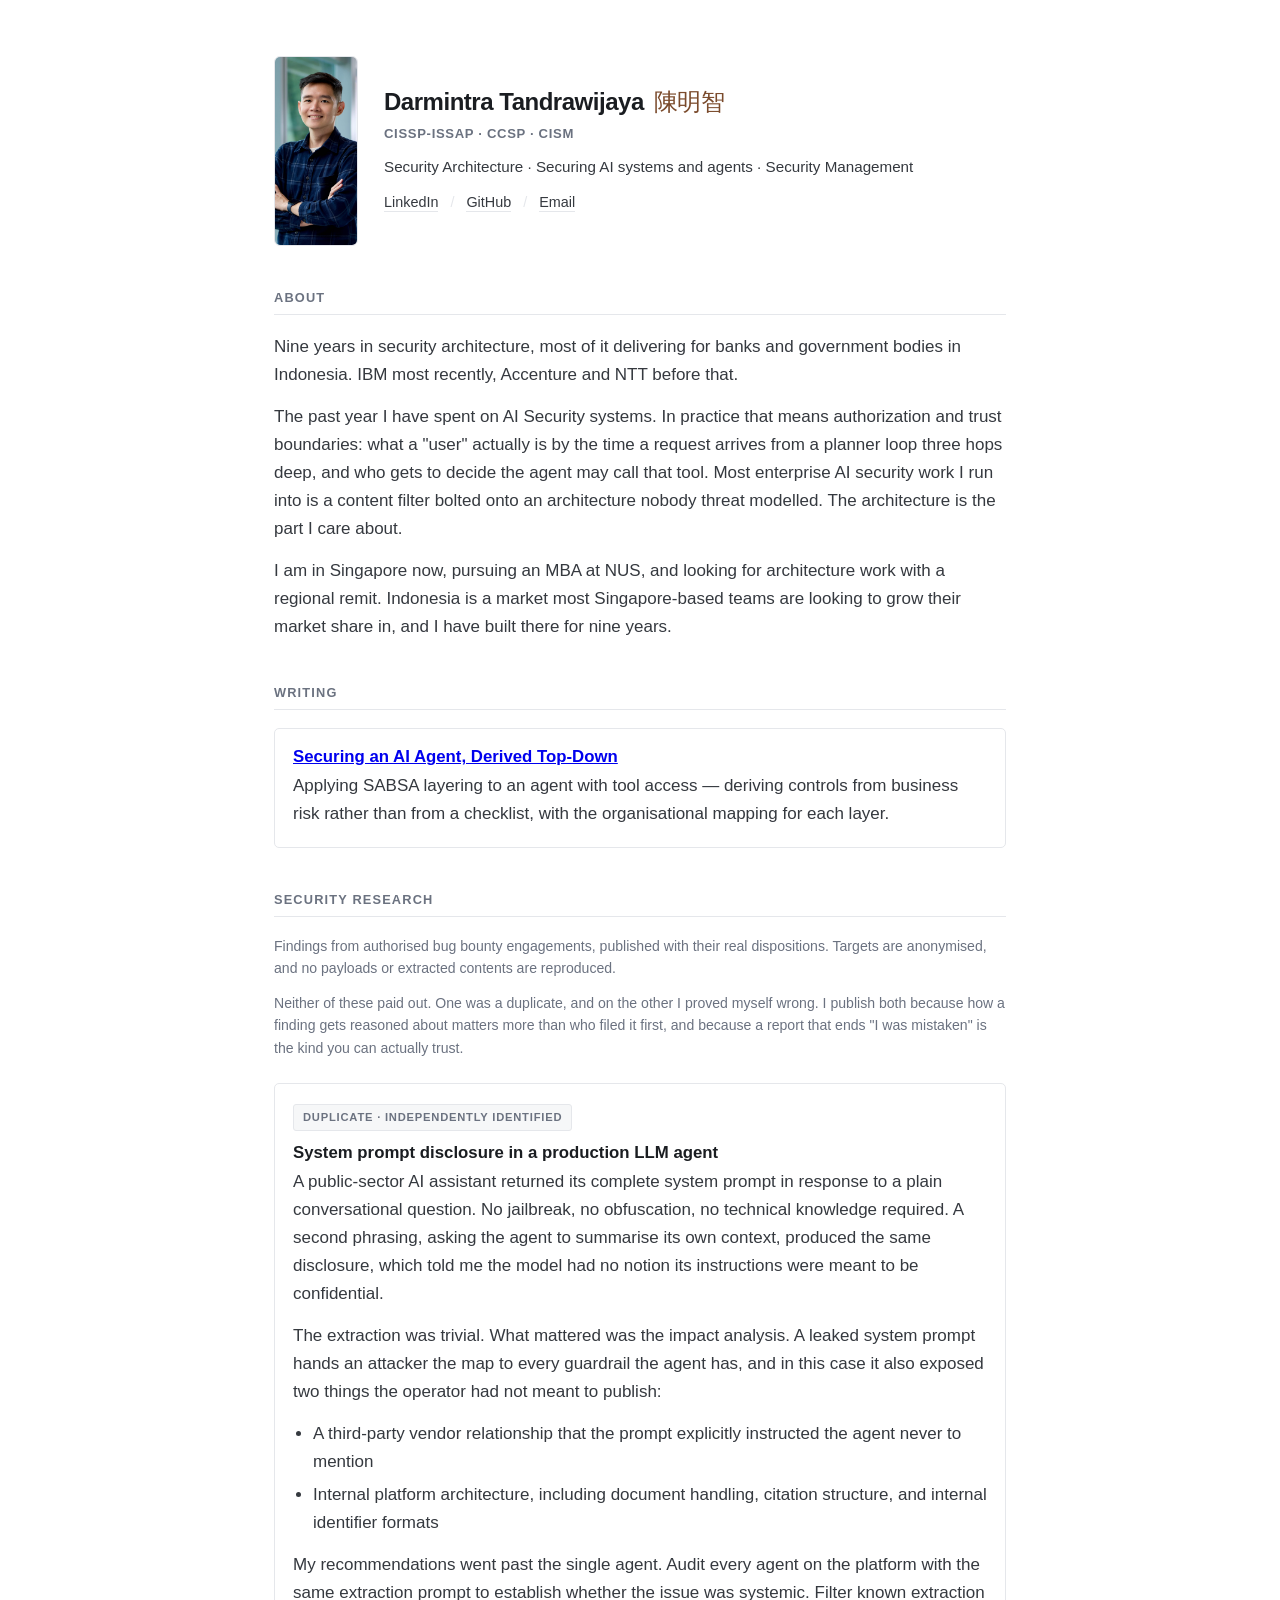
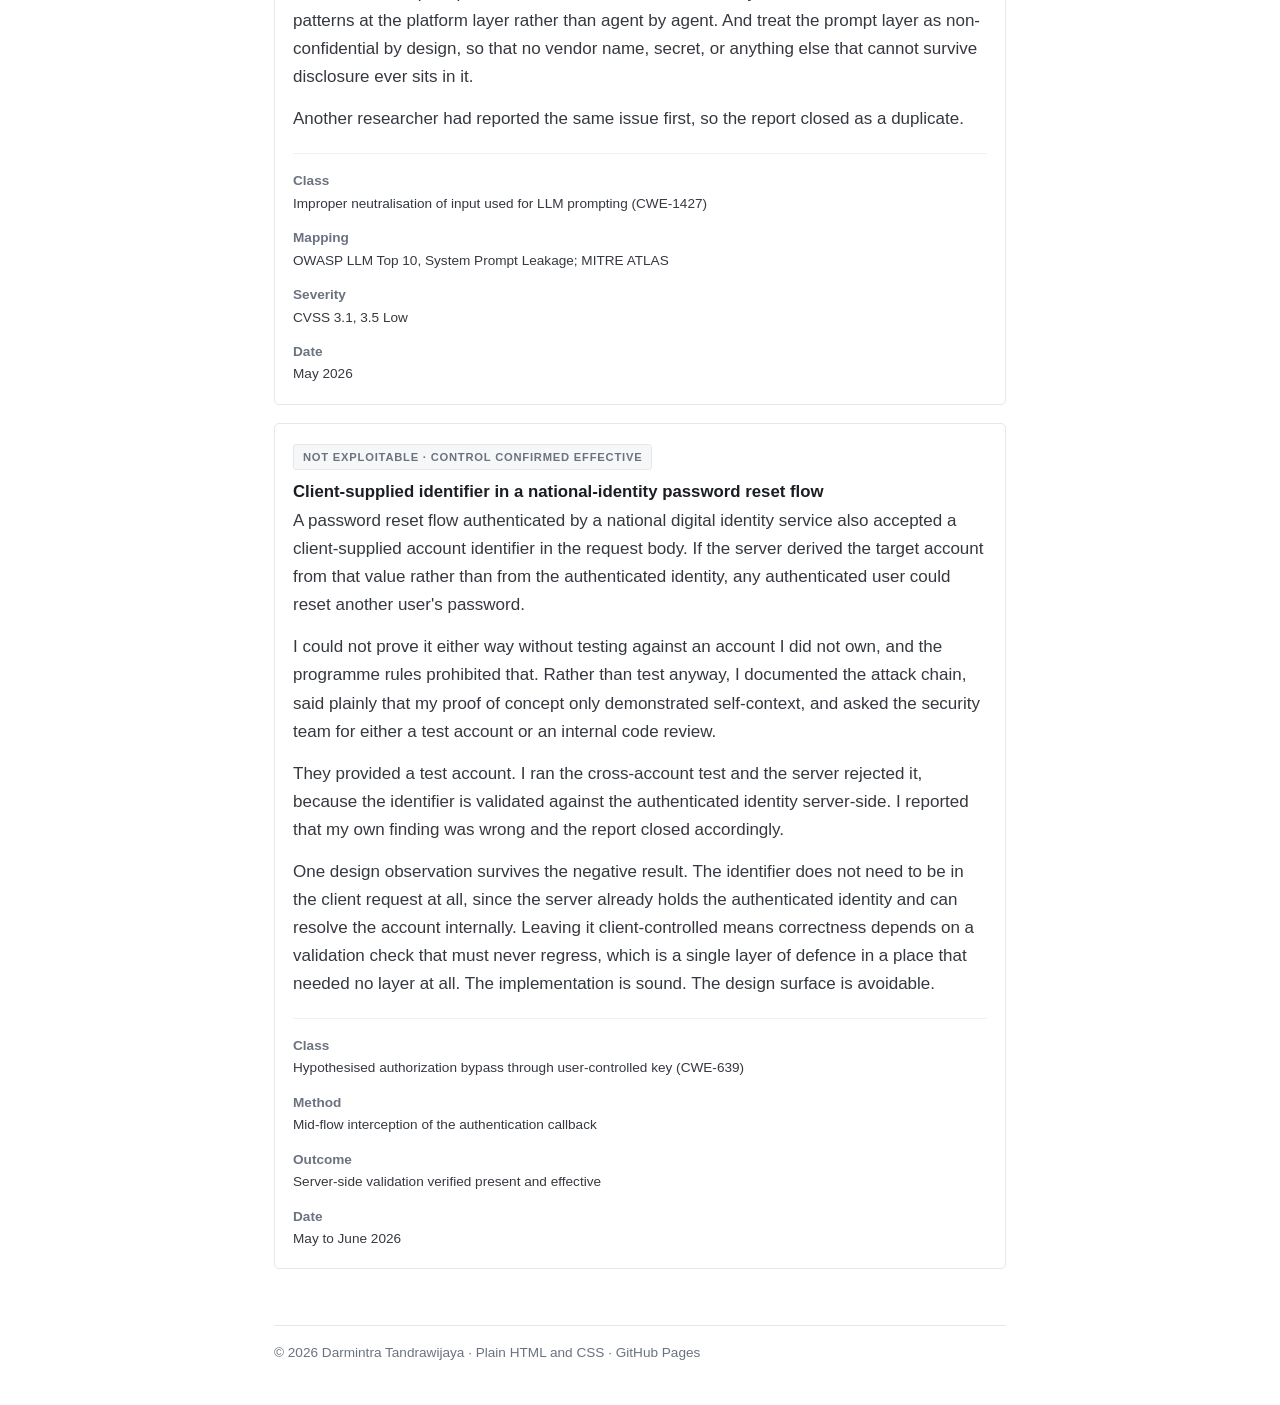
<file: index.html>
<!DOCTYPE html>
<html lang="en">
<head>
    <meta charset="UTF-8">
    <meta name="viewport" content="width=device-width, initial-scale=1.0">
    <title>Darmintra Tandrawijaya — Security Architect</title>
    <meta name="description" content="Security Architect. Nine years across IBM, Accenture and NTT, mostly regulated enterprises in Indonesia. Now working on authorization and trust boundaries in AI agent systems.">
    <link rel="stylesheet" href="style.css">
</head>
<body>
    <div class="container">
<header>
    <img class="portrait"
         src="assets/images/darmintra.jpeg"
         width="190" height="220"
         alt="Darmintra Tandrawijaya">
    <div class="identity">
        <h1>Darmintra Tandrawijaya <span class="hanzi">陳明智</span></h1>
        <p class="postnominals">CISSP-ISSAP · CCSP · CISM</p>
        <p class="job-title">Security Architecture · Securing AI systems and agents · Security Management</p>
        <p class="links">
            <a href="https://linkedin.com/in/darmintra" target="_blank" rel="noopener noreferrer">LinkedIn</a>
            <span class="sep">/</span>
            <a href="https://github.com/darmintra" target="_blank" rel="noopener noreferrer">GitHub</a>
            <span class="sep">/</span>
            <a href="mailto:darmintratan@gmail.com">Email</a>
        </p>
    </div>
</header>
        <section id="about">
            <h2>About</h2>
            <p>Nine years in security architecture, most of it delivering for banks and government bodies in Indonesia. IBM most recently, Accenture and NTT before that.</p>
            <p>The past year I have spent on AI Security systems. In practice that means authorization and trust boundaries: what a "user" actually is by the time a request arrives from a planner loop three hops deep, and who gets to decide the agent may call that tool. Most enterprise AI security work I run into is a content filter bolted onto an architecture nobody threat modelled. The architecture is the part I care about.</p>
            <p>I am in Singapore now, pursuing an MBA at NUS, and looking for architecture work with a regional remit. Indonesia is a market most Singapore-based teams are looking to grow their market share in, and I have built there for nine years.</p>
        </section>
        <section id="writing">
            <h2>Writing</h2>
            <article class="entry">
                <h3><a href="sabsa-ai-agent.html">Securing an AI Agent, Derived Top-Down</a></h3>
                <p>Applying SABSA layering to an agent with tool access — deriving
                controls from business risk rather than from a checklist, with the
                organisational mapping for each layer.</p>
            </article>
        </section>
        <section id="research">
            <h2>Security research</h2>
            <p class="note">Findings from authorised bug bounty engagements, published with their real dispositions. Targets are anonymised, and no payloads or extracted contents are reproduced.</p>
            <p class="note">Neither of these paid out. One was a duplicate, and on the other I proved myself wrong. I publish both because how a finding gets reasoned about matters more than who filed it first, and because a report that ends "I was mistaken" is the kind you can actually trust.</p>

            <article class="entry">
                <p class="disposition">Duplicate · independently identified</p>
                <h3>System prompt disclosure in a production LLM agent</h3>
                <p>A public-sector AI assistant returned its complete system prompt in response to a plain conversational question. No jailbreak, no obfuscation, no technical knowledge required. A second phrasing, asking the agent to summarise its own context, produced the same disclosure, which told me the model had no notion its instructions were meant to be confidential.</p>
                <p>The extraction was trivial. What mattered was the impact analysis. A leaked system prompt hands an attacker the map to every guardrail the agent has, and in this case it also exposed two things the operator had not meant to publish:</p>
                <ul>
                    <li>A third-party vendor relationship that the prompt explicitly instructed the agent never to mention</li>
                    <li>Internal platform architecture, including document handling, citation structure, and internal identifier formats</li>
                </ul>
                <p>My recommendations went past the single agent. Audit every agent on the platform with the same extraction prompt to establish whether the issue was systemic. Filter known extraction patterns at the platform layer rather than agent by agent. And treat the prompt layer as non-confidential by design, so that no vendor name, secret, or anything else that cannot survive disclosure ever sits in it.</p>
                <p>Another researcher had reported the same issue first, so the report closed as a duplicate.</p>
                <dl class="meta">
                    <dt>Class</dt><dd>Improper neutralisation of input used for LLM prompting (CWE-1427)</dd>
                    <dt>Mapping</dt><dd>OWASP LLM Top 10, System Prompt Leakage; MITRE ATLAS</dd>
                    <dt>Severity</dt><dd>CVSS 3.1, 3.5 Low</dd>
                    <dt>Date</dt><dd>May 2026</dd>
                </dl>
            </article>

            <article class="entry">
                <p class="disposition">Not exploitable · control confirmed effective</p>
                <h3>Client-supplied identifier in a national-identity password reset flow</h3>
                <p>A password reset flow authenticated by a national digital identity service also accepted a client-supplied account identifier in the request body. If the server derived the target account from that value rather than from the authenticated identity, any authenticated user could reset another user's password.</p>
                <p>I could not prove it either way without testing against an account I did not own, and the programme rules prohibited that. Rather than test anyway, I documented the attack chain, said plainly that my proof of concept only demonstrated self-context, and asked the security team for either a test account or an internal code review.</p>
                <p>They provided a test account. I ran the cross-account test and the server rejected it, because the identifier is validated against the authenticated identity server-side. I reported that my own finding was wrong and the report closed accordingly.</p>
                <p>One design observation survives the negative result. The identifier does not need to be in the client request at all, since the server already holds the authenticated identity and can resolve the account internally. Leaving it client-controlled means correctness depends on a validation check that must never regress, which is a single layer of defence in a place that needed no layer at all. The implementation is sound. The design surface is avoidable.</p>
                <dl class="meta">
                    <dt>Class</dt><dd>Hypothesised authorization bypass through user-controlled key (CWE-639)</dd>
                    <dt>Method</dt><dd>Mid-flow interception of the authentication callback</dd>
                    <dt>Outcome</dt><dd>Server-side validation verified present and effective</dd>
                    <dt>Date</dt><dd>May to June 2026</dd>
                </dl>
            </article>
        </section>
        <footer>
            <p>&copy; 2026 Darmintra Tandrawijaya · Plain HTML and CSS · GitHub Pages</p>
        </footer>

    </div>
</body>
</html>
</file>
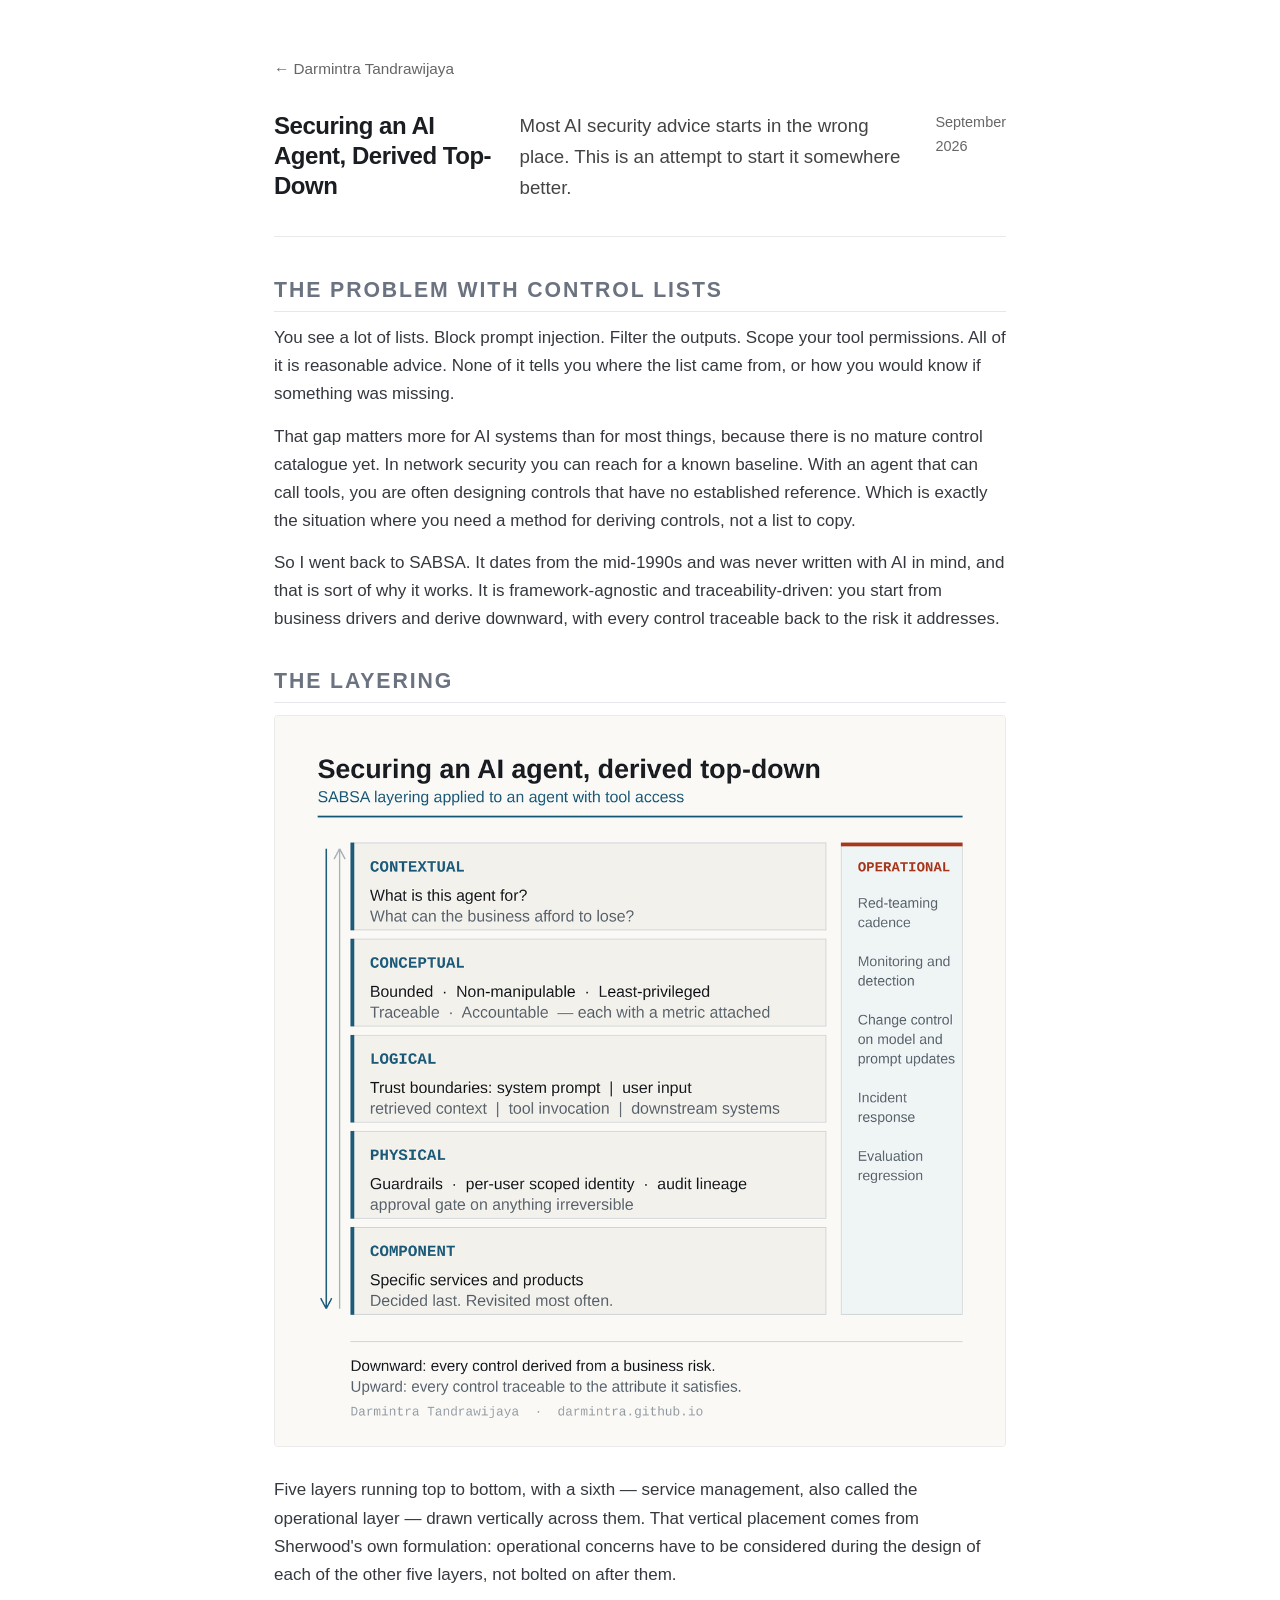
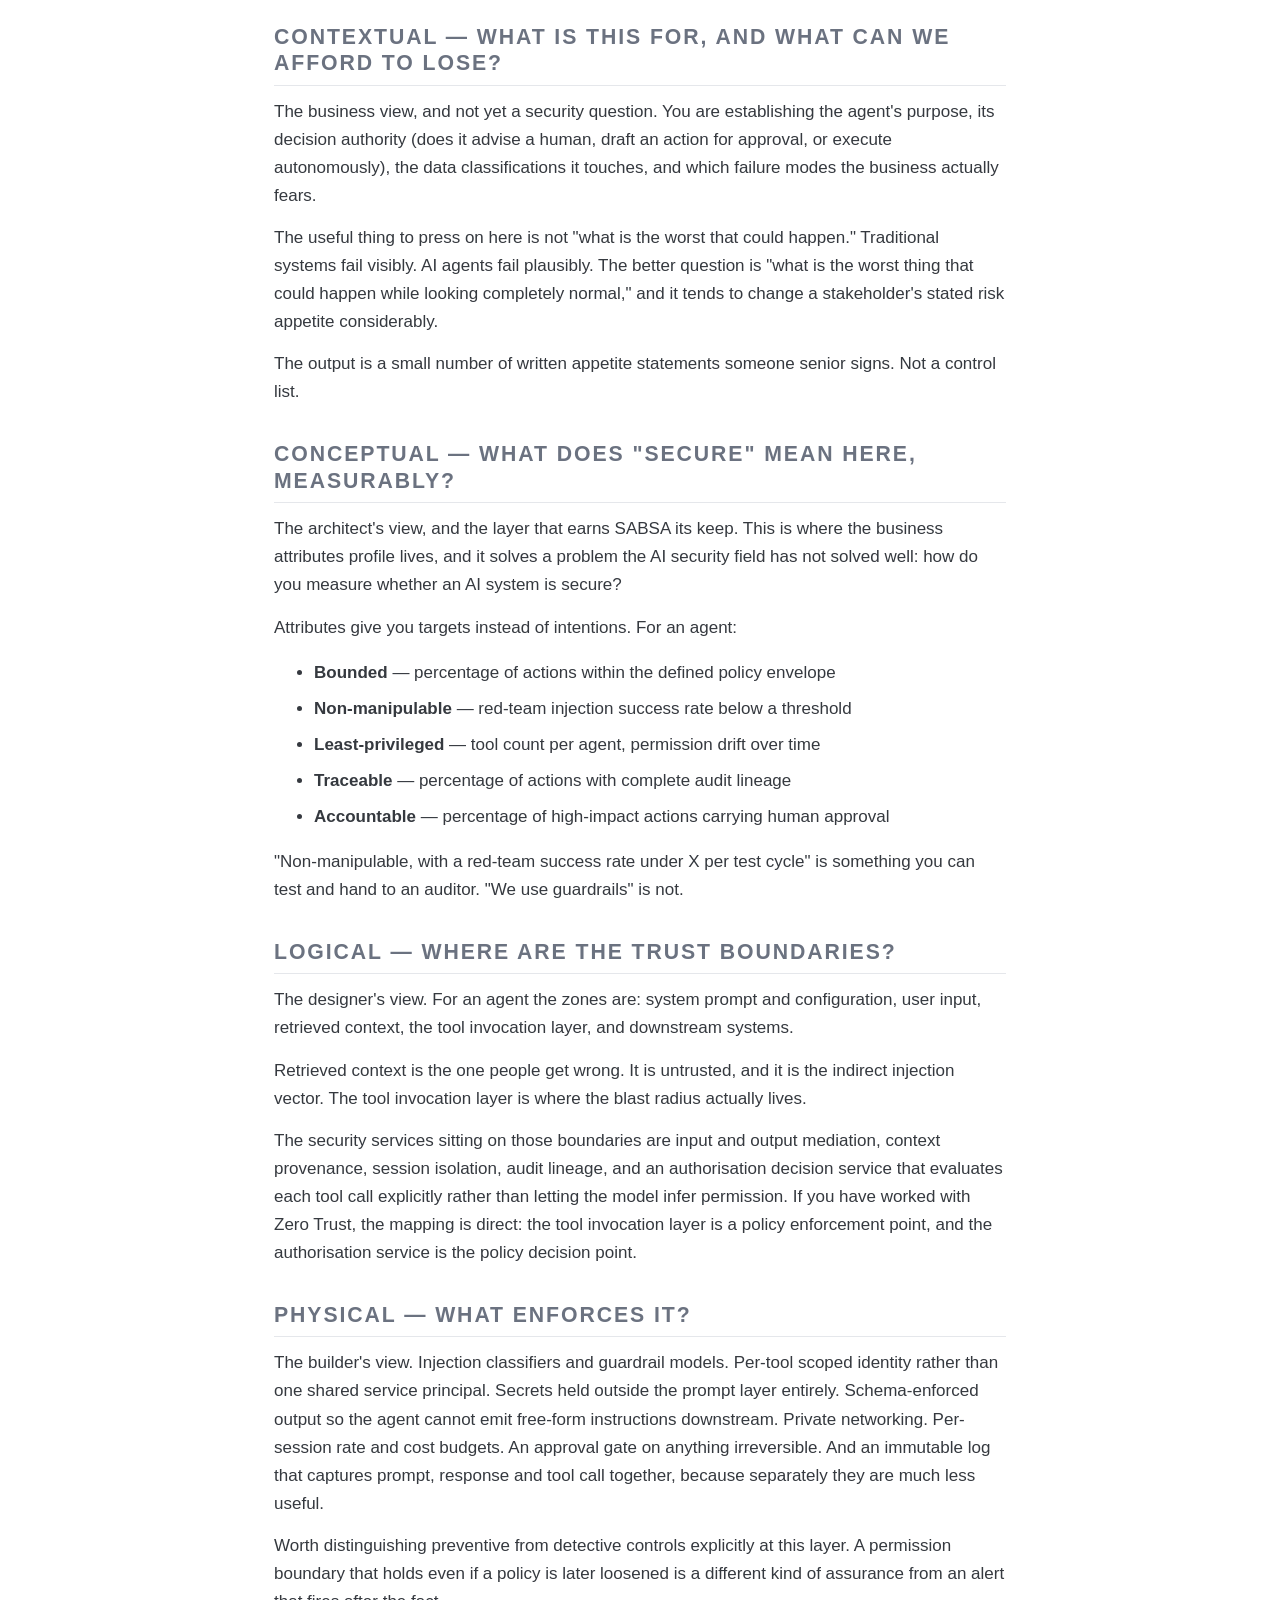
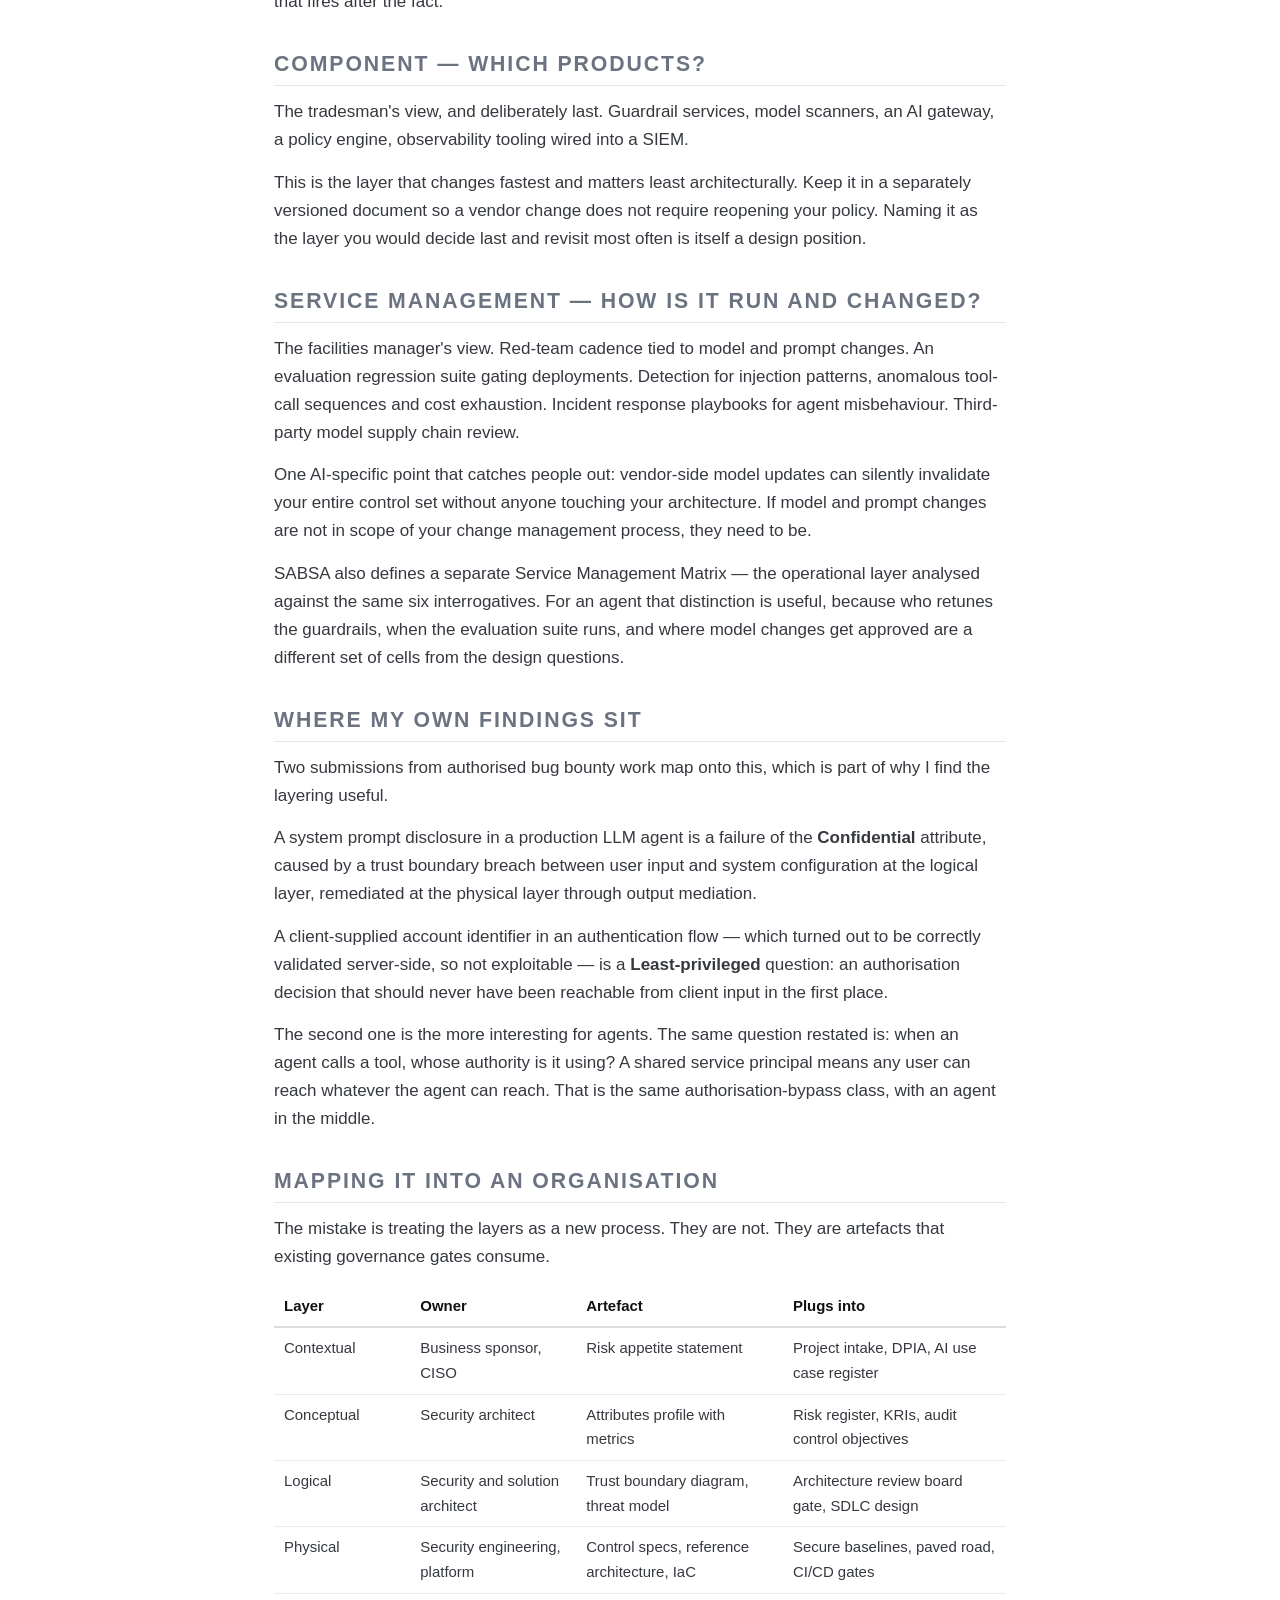
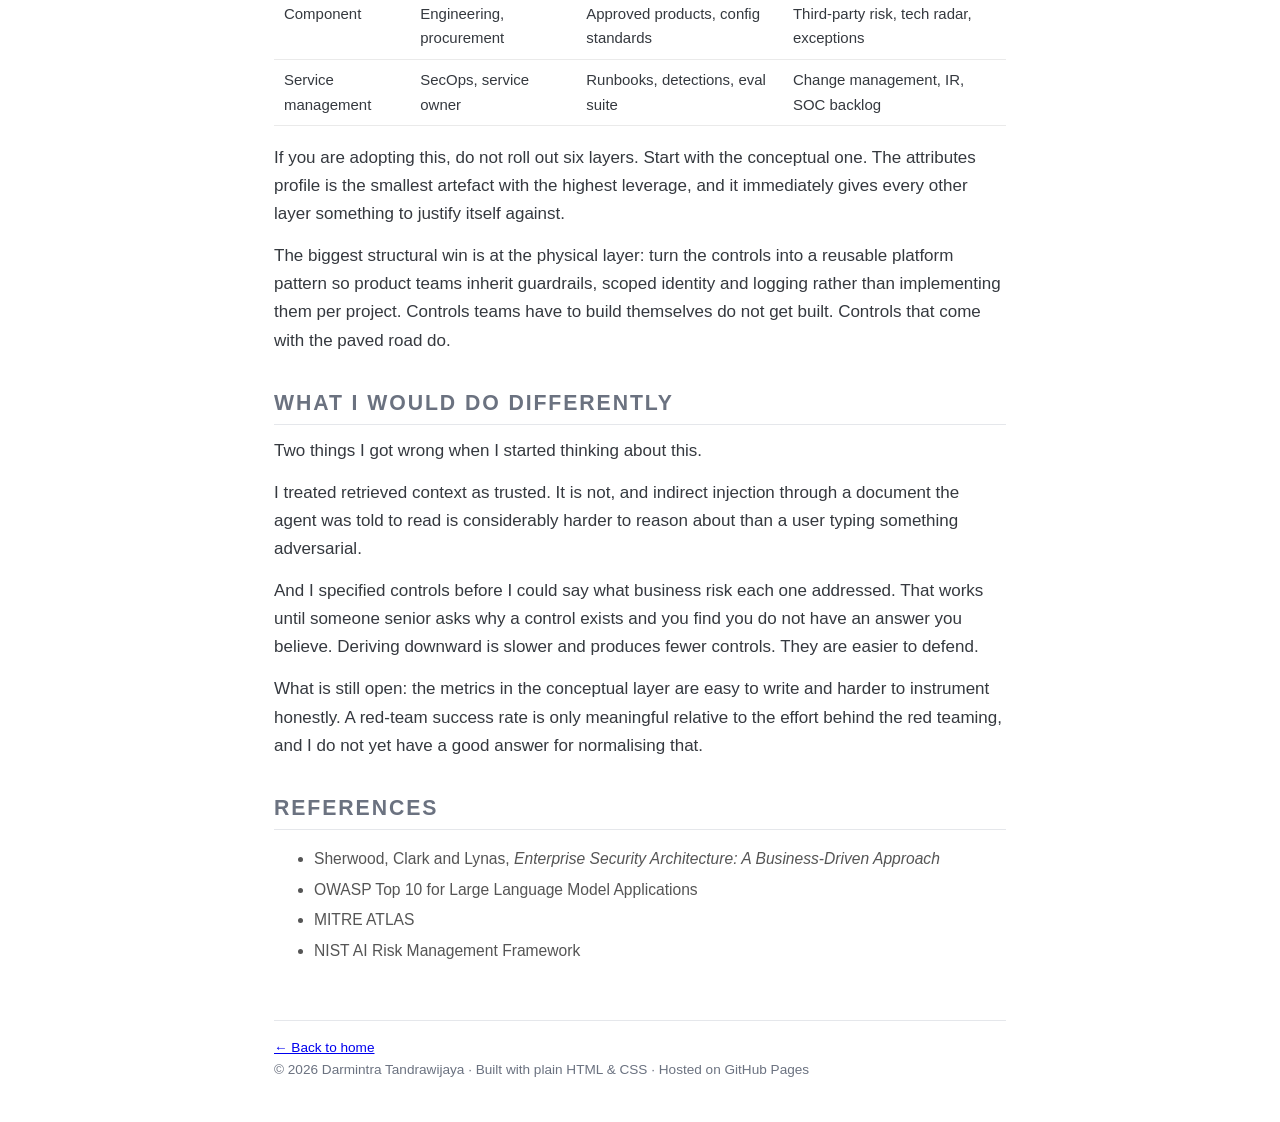
<file: sabsa-ai-agent.html>
<!DOCTYPE html>
<html lang="en">
<head>
    <meta charset="UTF-8">
    <meta name="viewport" content="width=device-width, initial-scale=1.0">
    <title>Securing an AI Agent, Derived Top-Down - Darmintra Tandrawijaya</title>
    <meta name="description" content="Applying SABSA layering to an AI agent with tool access: deriving security controls from business risk rather than from a checklist.">
    <link rel="stylesheet" href="style.css">
</head>
<body>
    <div class="container">
        <!-- Back link -->
        <p class="back"><a href="index.html">&larr; Darmintra Tandrawijaya</a></p>

        <!-- Article header -->
        <header class="article-header">
            <h1>Securing an AI Agent, Derived Top-Down</h1>
            <p class="standfirst">Most AI security advice starts in the wrong place. This is an attempt to start it somewhere better.</p>
            <p class="byline">September 2026</p>
        </header>

        <article>
            <section>
                <h2>The problem with control lists</h2>
                <p>You see a lot of lists. Block prompt injection. Filter the outputs. Scope your tool permissions. All of it is reasonable advice. None of it tells you where the list came from, or how you would know if something was missing.</p>
                <p>That gap matters more for AI systems than for most things, because there is no mature control catalogue yet. In network security you can reach for a known baseline. With an agent that can call tools, you are often designing controls that have no established reference. Which is exactly the situation where you need a method for deriving controls, not a list to copy.</p>
                <p>So I went back to SABSA. It dates from the mid-1990s and was never written with AI in mind, and that is sort of why it works. It is framework-agnostic and traceability-driven: you start from business drivers and derive downward, with every control traceable back to the risk it addresses.</p>
            </section>

            <section>
                <h2>The layering</h2>
                <figure>
                    <img src="assets/images/sabsa-ai-agent.png" alt="Diagram: five stacked SABSA layers from contextual business drivers down to component-level products, with a service management layer running vertically across all five.">
                </figure>
                <p>Five layers running top to bottom, with a sixth &mdash; service management, also called the operational layer &mdash; drawn vertically across them. That vertical placement comes from Sherwood's own formulation: operational concerns have to be considered during the design of each of the other five layers, not bolted on after them.</p>
            </section>

            <section>
                <h2>Contextual &mdash; what is this for, and what can we afford to lose?</h2>
                <p>The business view, and not yet a security question. You are establishing the agent's purpose, its decision authority (does it advise a human, draft an action for approval, or execute autonomously), the data classifications it touches, and which failure modes the business actually fears.</p>
                <p>The useful thing to press on here is not "what is the worst that could happen." Traditional systems fail visibly. AI agents fail plausibly. The better question is "what is the worst thing that could happen while looking completely normal," and it tends to change a stakeholder's stated risk appetite considerably.</p>
                <p>The output is a small number of written appetite statements someone senior signs. Not a control list.</p>
            </section>

            <section>
                <h2>Conceptual &mdash; what does "secure" mean here, measurably?</h2>
                <p>The architect's view, and the layer that earns SABSA its keep. This is where the business attributes profile lives, and it solves a problem the AI security field has not solved well: how do you measure whether an AI system is secure?</p>
                <p>Attributes give you targets instead of intentions. For an agent:</p>
                <ul>
                    <li><strong>Bounded</strong> &mdash; percentage of actions within the defined policy envelope</li>
                    <li><strong>Non-manipulable</strong> &mdash; red-team injection success rate below a threshold</li>
                    <li><strong>Least-privileged</strong> &mdash; tool count per agent, permission drift over time</li>
                    <li><strong>Traceable</strong> &mdash; percentage of actions with complete audit lineage</li>
                    <li><strong>Accountable</strong> &mdash; percentage of high-impact actions carrying human approval</li>
                </ul>
                <p>"Non-manipulable, with a red-team success rate under X per test cycle" is something you can test and hand to an auditor. "We use guardrails" is not.</p>
            </section>

            <section>
                <h2>Logical &mdash; where are the trust boundaries?</h2>
                <p>The designer's view. For an agent the zones are: system prompt and configuration, user input, retrieved context, the tool invocation layer, and downstream systems.</p>
                <p>Retrieved context is the one people get wrong. It is untrusted, and it is the indirect injection vector. The tool invocation layer is where the blast radius actually lives.</p>
                <p>The security services sitting on those boundaries are input and output mediation, context provenance, session isolation, audit lineage, and an authorisation decision service that evaluates each tool call explicitly rather than letting the model infer permission. If you have worked with Zero Trust, the mapping is direct: the tool invocation layer is a policy enforcement point, and the authorisation service is the policy decision point.</p>
            </section>

            <section>
                <h2>Physical &mdash; what enforces it?</h2>
                <p>The builder's view. Injection classifiers and guardrail models. Per-tool scoped identity rather than one shared service principal. Secrets held outside the prompt layer entirely. Schema-enforced output so the agent cannot emit free-form instructions downstream. Private networking. Per-session rate and cost budgets. An approval gate on anything irreversible. And an immutable log that captures prompt, response and tool call together, because separately they are much less useful.</p>
                <p>Worth distinguishing preventive from detective controls explicitly at this layer. A permission boundary that holds even if a policy is later loosened is a different kind of assurance from an alert that fires after the fact.</p>
            </section>

            <section>
                <h2>Component &mdash; which products?</h2>
                <p>The tradesman's view, and deliberately last. Guardrail services, model scanners, an AI gateway, a policy engine, observability tooling wired into a SIEM.</p>
                <p>This is the layer that changes fastest and matters least architecturally. Keep it in a separately versioned document so a vendor change does not require reopening your policy. Naming it as the layer you would decide last and revisit most often is itself a design position.</p>
            </section>

            <section>
                <h2>Service management &mdash; how is it run and changed?</h2>
                <p>The facilities manager's view. Red-team cadence tied to model and prompt changes. An evaluation regression suite gating deployments. Detection for injection patterns, anomalous tool-call sequences and cost exhaustion. Incident response playbooks for agent misbehaviour. Third-party model supply chain review.</p>
                <p>One AI-specific point that catches people out: vendor-side model updates can silently invalidate your entire control set without anyone touching your architecture. If model and prompt changes are not in scope of your change management process, they need to be.</p>
                <p>SABSA also defines a separate Service Management Matrix &mdash; the operational layer analysed against the same six interrogatives. For an agent that distinction is useful, because who retunes the guardrails, when the evaluation suite runs, and where model changes get approved are a different set of cells from the design questions.</p>
            </section>

            <section>
                <h2>Where my own findings sit</h2>
                <p>Two submissions from authorised bug bounty work map onto this, which is part of why I find the layering useful.</p>
                <p>A system prompt disclosure in a production LLM agent is a failure of the <strong>Confidential</strong> attribute, caused by a trust boundary breach between user input and system configuration at the logical layer, remediated at the physical layer through output mediation.</p>
                <p>A client-supplied account identifier in an authentication flow &mdash; which turned out to be correctly validated server-side, so not exploitable &mdash; is a <strong>Least-privileged</strong> question: an authorisation decision that should never have been reachable from client input in the first place.</p>
                <p>The second one is the more interesting for agents. The same question restated is: when an agent calls a tool, whose authority is it using? A shared service principal means any user can reach whatever the agent can reach. That is the same authorisation-bypass class, with an agent in the middle.</p>
            </section>

            <section>
                <h2>Mapping it into an organisation</h2>
                <p>The mistake is treating the layers as a new process. They are not. They are artefacts that existing governance gates consume.</p>
                <table>
                    <thead>
                        <tr><th>Layer</th><th>Owner</th><th>Artefact</th><th>Plugs into</th></tr>
                    </thead>
                    <tbody>
                        <tr><td>Contextual</td><td>Business sponsor, CISO</td><td>Risk appetite statement</td><td>Project intake, DPIA, AI use case register</td></tr>
                        <tr><td>Conceptual</td><td>Security architect</td><td>Attributes profile with metrics</td><td>Risk register, KRIs, audit control objectives</td></tr>
                        <tr><td>Logical</td><td>Security and solution architect</td><td>Trust boundary diagram, threat model</td><td>Architecture review board gate, SDLC design</td></tr>
                        <tr><td>Physical</td><td>Security engineering, platform</td><td>Control specs, reference architecture, IaC</td><td>Secure baselines, paved road, CI/CD gates</td></tr>
                        <tr><td>Component</td><td>Engineering, procurement</td><td>Approved products, config standards</td><td>Third-party risk, tech radar, exceptions</td></tr>
                        <tr><td>Service management</td><td>SecOps, service owner</td><td>Runbooks, detections, eval suite</td><td>Change management, IR, SOC backlog</td></tr>
                    </tbody>
                </table>
                <p>If you are adopting this, do not roll out six layers. Start with the conceptual one. The attributes profile is the smallest artefact with the highest leverage, and it immediately gives every other layer something to justify itself against.</p>
                <p>The biggest structural win is at the physical layer: turn the controls into a reusable platform pattern so product teams inherit guardrails, scoped identity and logging rather than implementing them per project. Controls teams have to build themselves do not get built. Controls that come with the paved road do.</p>
            </section>

            <section>
                <h2>What I would do differently</h2>
                <p>Two things I got wrong when I started thinking about this.</p>
                <p>I treated retrieved context as trusted. It is not, and indirect injection through a document the agent was told to read is considerably harder to reason about than a user typing something adversarial.</p>
                <p>And I specified controls before I could say what business risk each one addressed. That works until someone senior asks why a control exists and you find you do not have an answer you believe. Deriving downward is slower and produces fewer controls. They are easier to defend.</p>
                <p>What is still open: the metrics in the conceptual layer are easy to write and harder to instrument honestly. A red-team success rate is only meaningful relative to the effort behind the red teaming, and I do not yet have a good answer for normalising that.</p>
            </section>

            <section>
                <h2>References</h2>
                <ul class="refs">
                    <li>Sherwood, Clark and Lynas, <em>Enterprise Security Architecture: A Business-Driven Approach</em></li>
                    <li>OWASP Top 10 for Large Language Model Applications</li>
                    <li>MITRE ATLAS</li>
                    <li>NIST AI Risk Management Framework</li>
                </ul>
            </section>
        </article>

        <footer>
            <p><a href="index.html">&larr; Back to home</a></p>
            <p>&copy; 2026 Darmintra Tandrawijaya &middot; Built with plain HTML &amp; CSS &middot; Hosted on GitHub Pages</p>
        </footer>
    </div>
</body>
</html>
</file>
<file: style.css>
/* Darmintra Tandrawijaya — portfolio
   Plain CSS, no build step, no webfonts. */

:root {
    --ink:        #1a1d21;
    --body:       #35393f;
    --muted:      #6b7280;
    --rule:       #e5e7eb;
    --rule-soft:  #f0f1f3;
    --surface:    #f6f7f8;
    --accent:     #7a4a2b;   /* used once, on the name only */
}

*,
*::before,
*::after {
    box-sizing: border-box;
}

body {
    font-family: -apple-system, BlinkMacSystemFont, "Segoe UI", Roboto, Helvetica, Arial, sans-serif;
    font-size: 17px;
    line-height: 1.65;
    color: var(--body);
    background: #fff;
    max-width: 780px;
    margin: 0 auto;
    padding: 56px 24px 0;
    -webkit-font-smoothing: antialiased;
}

/* ---------- Type scale ---------- */

h1, h2, h3 {
    color: var(--ink);
    line-height: 1.25;
}

h1 {
    font-size: 1.75rem;
    font-weight: 700;
    letter-spacing: -0.02em;
    margin: 0 0 6px;
}

.hanzi {
    font-weight: 400;
    color: var(--accent);
    margin-left: 4px;
}

h2 {
    font-size: 0.8rem;
    font-weight: 700;
    text-transform: uppercase;
    letter-spacing: 0.09em;
    color: var(--muted);
    margin: 0 0 18px;
    padding-bottom: 8px;
    border-bottom: 1px solid var(--rule);
}

h3 {
    font-size: 1.05rem;
    font-weight: 650;
    margin: 0 0 4px;
}

p {
    margin: 0 0 14px;
}

/* ---------- Header ---------- */

header {
    display: flex;
    align-items: stretch;
    gap: 26px;
    margin-bottom: 44px;
}

.portrait {
    width: 190px;
    height: auto;
    min-height: 190px;
    align-self: stretch;
    object-fit: cover;
    object-position: center 25%;
    border-radius: 6px;
    flex-shrink: 0;
    border: 1px solid var(--rule);
}

.identity {
    min-width: 0;
    display: flex;
    flex-direction: column;
    justify-content: center;
}

.job-title {
    color: var(--body);
    font-size: 0.95rem;
    margin: 0 0 12px;
}

.links {
    font-size: 0.9rem;
    margin: 0;
}

.links a {
    color: var(--body);
    text-decoration: none;
    border-bottom: 1px solid var(--rule);
    padding-bottom: 1px;
}

.links a:hover,
.links a:focus-visible {
    color: var(--ink);
    border-bottom-color: var(--ink);
}

.sep {
    color: var(--rule);
    margin: 0 8px;
}

a:focus-visible {
    outline: 2px solid var(--ink);
    outline-offset: 3px;
    border-radius: 2px;
}
.postnominals {
    font-size: 0.82rem;
    font-weight: 600;
    letter-spacing: 0.05em;
    color: var(--muted);
    margin: 0 0 10px;
}
/* ---------- Sections ---------- */

section {
    margin-bottom: 44px;
}

.note {
    color: var(--muted);
    font-size: 0.88rem;
    line-height: 1.6;
    margin-bottom: 12px;
}

.note + .note {
    margin-bottom: 24px;
}

/* ---------- Entries ---------- */

.entry {
    border: 1px solid var(--rule);
    border-radius: 5px;
    padding: 22px 24px;
    margin-bottom: 18px;
}

.entry:last-child {
    margin-bottom: 0;
}

.entry p:last-of-type {
    margin-bottom: 0;
}

.entry ul {
    margin: 0 0 14px;
    padding-left: 20px;
}

.entry li {
    margin-bottom: 5px;
}

.role {
    color: var(--muted);
    font-size: 0.85rem;
    margin: 0 0 12px;
}

/* Disposition: neutral, not a failure state.
   Red here reads as "this went wrong" before a word is read. */
.disposition {
    display: inline-block;
    background: var(--surface);
    border: 1px solid var(--rule);
    border-radius: 3px;
    padding: 3px 9px;
    margin: 0 0 12px;
    font-size: 0.7rem;
    font-weight: 600;
    letter-spacing: 0.07em;
    text-transform: uppercase;
    color: var(--muted);
}

/* ---------- Metadata blocks ---------- */

.meta {
    display: grid;
    grid-template-columns: 92px 1fr;
    gap: 4px 20px;
    margin: 20px 0 0;
    padding-top: 16px;
    border-top: 1px solid var(--rule-soft);
    font-size: 0.85rem;
}

.meta dt {
    color: var(--muted);
    font-weight: 600;
}

.meta dd {
    margin: 0;
    color: var(--body);
}

.credentials {
    margin-top: 0;
    padding-top: 0;
    border-top: none;
    font-size: 0.95rem;
    gap: 6px 20px;
}

/* ---------- Footer ---------- */

footer {
    margin-top: 56px;
    padding: 16px 0 40px;
    border-top: 1px solid var(--rule);
    font-size: 0.85rem;
    color: var(--muted);
}

footer p {
    margin: 0;
}

/* ---------- Small screens ---------- */

@media (max-width: 560px) {
    body {
        font-size: 16px;
        padding: 36px 18px 0;
    }
   header {
        flex-direction: column;
        gap: 18px;
    }
    .portrait {
        width: 130px;
        height: 150px;
        min-height: 0;
        align-self: flex-start;
    }
    }
    .portrait {
        width: 84px;
        height: 84px;
    }
    h1 {
        font-size: 1.5rem;
    }
    .entry {
        padding: 18px;
    }
    .meta {
        grid-template-columns: 1fr;
        gap: 0;
    }
    .meta dt {
        margin-top: 12px;
    }
    .meta dt:first-of-type {
        margin-top: 0;
    }
    .credentials dt {
        margin-top: 12px;
    }
}

/* ---------- Print ---------- */

@media print {
    body {
        max-width: none;
        font-size: 11pt;
        color: #000;
    }
    .entry {
        break-inside: avoid;
        border-color: #ccc;
    }
    .links a::after {
        content: " (" attr(href) ")";
        font-size: 0.8em;
        color: #555;
    }
}
.postnominals {
    font-size: 0.82rem;
    font-weight: 600;
    letter-spacing: 0.05em;
    color: var(--muted);
    margin: 0 0 10px;
}
/* --- ADDED: Article page (sabsa-ai-agent.html) --- */
.back {
    font-size: 0.9em;
    margin-bottom: 30px;
}
.back a {
    color: #666;
    text-decoration: none;
}
.back a:hover {
    color: #B22222;
}
.article-header {
    margin-bottom: 40px;
    border-bottom: 1px solid #eaeaea;
    padding-bottom: 20px;
}
.article-header h1 {
    margin-bottom: 10px;
    line-height: 1.25;
}
.standfirst {
    font-size: 1.1em;
    color: #444;
    margin: 0 0 12px;
}
.byline {
    font-size: 0.85em;
    color: #666;
    margin: 0;
}
article section {
    margin-bottom: 35px;
}
article h2 {
    font-size: 1.25em;
    margin-bottom: 12px;
}
article p {
    margin: 0 0 14px;
}
article li {
    margin-bottom: 8px;
}
figure {
    margin: 0 0 20px;
}
figure img {
    width: 100%;
    height: auto;
    border: 1px solid #eaeaea;
    border-radius: 4px;
}
table {
    width: 100%;
    border-collapse: collapse;
    font-size: 0.88em;
    margin: 0 0 18px;
}
th, td {
    text-align: left;
    padding: 8px 10px;
    border-bottom: 1px solid #eaeaea;
    vertical-align: top;
}
th {
    color: #111;
    font-weight: 600;
    border-bottom: 2px solid #ddd;
}
.refs {
    font-size: 0.92em;
    color: #555;
}
.refs li {
    margin-bottom: 5px;
}

@media (max-width: 600px) {
    table, thead, tbody, tr, th, td {
        display: block;
    }
    thead {
        display: none;
    }
    tr {
        border-bottom: 1px solid #ddd;
        padding: 10px 0;
    }
    th, td {
        border: none;
        padding: 2px 0;
    }
    td:first-child {
        font-weight: 600;
        color: #111;
    }
}
</file>
